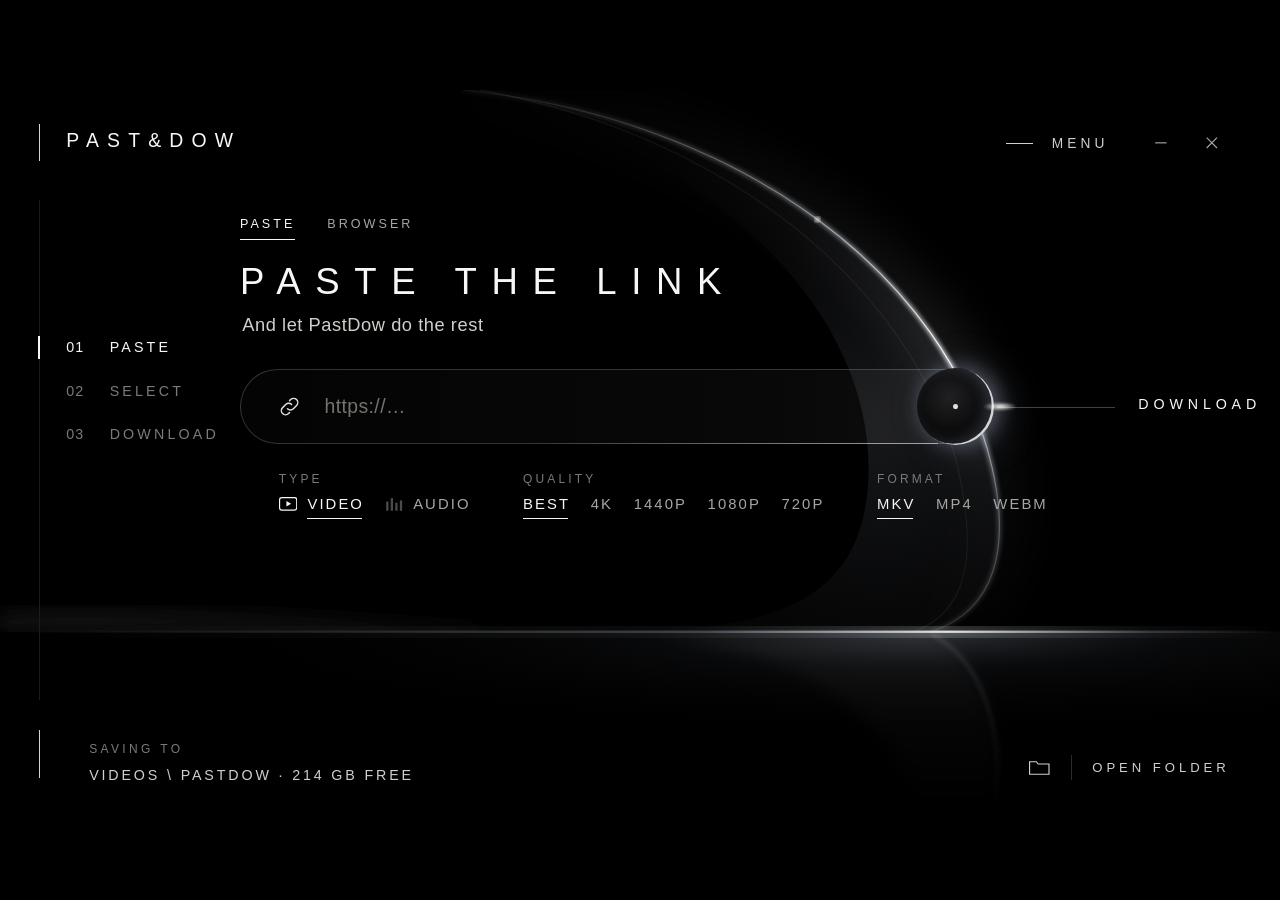
<file: ui/index.html>
<!doctype html>
<html lang="en">
<head>
<meta charset="utf-8">
<title>PastDow</title>
<style>
  :root { --fg:#f7f7f5; --sub:#cfcfcb; --mute:#a6a6a2; --dim:#7a7a76; --ease:cubic-bezier(.2,.8,.2,1); }
  * { box-sizing:border-box; margin:0; padding:0; }
  html, body { background:#000; height:100%; overflow:hidden; }
  body { color:var(--fg); font-family:"Segoe UI Variable Display","Segoe UI",sans-serif; font-weight:400;
         text-rendering:optimizeLegibility; user-select:none; cursor:default; }
  .stage { position:fixed; inset:0; display:grid; place-items:center; }
  .win { width:1120px; height:630px; position:relative; overflow:hidden; transform-origin:center; }
  .scene { position:absolute; inset:0; width:100%; height:100%; pointer-events:none; }
  .breathe { animation:breathe 4.2s ease-in-out infinite; }
  @keyframes breathe { 0%,100% { opacity:.7 } 50% { opacity:1 } }
  .intro { opacity:0; transform:translateY(10px); }
  body.live .intro { animation:in .9s var(--ease) forwards; }
  body.settled .intro { animation:none; opacity:1; transform:none; }
  @keyframes in { to { opacity:1; transform:none } }
  button { all:unset; cursor:pointer; }

  /* top bar (drag area) */
  .bar { position:absolute; left:0; right:0; top:0; height:84px; }
  .rail { position:absolute; left:34px; top:30px; width:1px; height:32px; background:#d6d6d6; }
  .brand { position:absolute; left:58px; top:34px; font-size:17px; letter-spacing:.42em; font-weight:300; }
  .menu { position:absolute; right:150px; top:34px; display:flex; align-items:center; gap:16px; font-size:12px; letter-spacing:.3em;
          color:var(--sub); padding:6px 0; transition:color .3s; font-weight:400; }
  .menu i { width:24px; height:1px; background:currentColor; display:block; transition:width .4s var(--ease); }
  .menu:hover { color:var(--fg); } .menu:hover i { width:34px; }
  .wbtn { position:absolute; top:28px; width:40px; height:36px; display:grid; place-items:center; color:var(--mute); transition:color .25s; }
  .wbtn:hover { color:var(--fg); }
  .wbtn svg { width:12px; height:12px; }
  #min { right:84px; } #close { right:40px; }

  /* steps */
  .vline { position:absolute; left:34px; top:96px; bottom:96px; width:1px; background:#1c1c1c; }
  .steps { position:absolute; left:34px; top:206px; }
  .step { display:flex; gap:18px; font-size:12.5px; letter-spacing:.22em; color:var(--dim); padding-left:24px; height:38px; align-items:center;
          position:relative; transition:color .5s; font-weight:400; }
  .step b { font-weight:400; letter-spacing:.08em; width:20px; font-variant-numeric:tabular-nums; }
  .step::before { content:""; position:absolute; left:-1px; top:9px; bottom:9px; width:2px; background:var(--fg); transform:scaleY(0); transition:transform .5s var(--ease); }
  .step.on { color:var(--fg); } .step.on::before { transform:scaleY(1); }
  .step.done { color:var(--mute); }

  /* hero */
  .h1 { position:absolute; left:210px; top:150px; font-size:32px; letter-spacing:.4em; font-weight:200; white-space:nowrap; }
  .h2 { position:absolute; left:212px; top:196px; font-size:16px; letter-spacing:.03em; color:var(--sub); white-space:nowrap; }

  /* field */
  .pill { position:absolute; left:210px; top:244px; width:660px; height:66px; border-radius:33px; border:1px solid rgba(255,255,255,.18);
          background:linear-gradient(90deg, rgba(255,255,255,.015), rgba(255,255,255,.03) 70%, rgba(255,255,255,.06)); transition:border-color .4s, box-shadow .4s; }
  .pill.focus { border-color:rgba(255,255,255,.38); box-shadow:0 0 40px rgba(170,190,230,.07); }
  .pill::after { content:""; position:absolute; left:38%; right:48px; bottom:-1px; height:1px; background:linear-gradient(90deg, transparent, rgba(225,232,244,.6)); }
  .setup { position:absolute; left:244px; top:309px; height:1px; width:0; background:#fff; box-shadow:0 0 8px #fff; transition:width .3s; }
  .link { position:absolute; left:242px; top:266px; width:22px; height:22px; }
  input { position:absolute; left:284px; top:258px; width:500px; height:38px; background:transparent; border:0; outline:0; color:var(--fg);
          font:300 17px "Segoe UI Variable Display","Segoe UI",sans-serif; letter-spacing:.02em; user-select:text; cursor:text; }
  input::placeholder { color:#74746f; }
  .orb { position:absolute; left:802px; top:243px; width:68px; height:68px; border-radius:50%;
         background:radial-gradient(circle at 42% 38%, #202022 0%, #0a0a0b 55%, #000 70%);
         box-shadow: inset -2px -1px 0 rgba(255,255,255,.8), inset -6px -2px 12px rgba(190,205,230,.25), 4px 0 18px rgba(200,215,240,.35), 10px 0 40px rgba(170,190,230,.15);
         transition:transform .35s var(--ease); animation:orb 4.2s ease-in-out infinite; }
  @keyframes orb { 50% { box-shadow: inset -2px -1px 0 #fff, inset -7px -2px 14px rgba(190,205,230,.35), 5px 0 22px rgba(210,225,250,.5), 12px 0 50px rgba(170,190,230,.22); } }
  .orb::after { content:""; position:absolute; left:50%; top:50%; width:4px; height:4px; margin:-2px; border-radius:50%; background:#ddd; transition:transform .4s var(--ease); }
  .orb:hover { transform:scale(1.06); } .orb:hover::after { transform:scale(2.2); }
  .orb.fire { animation:fire .9s var(--ease); }
  @keyframes fire { 25% { transform:scale(.92); box-shadow: inset 0 0 0 1px #fff, 0 0 60px rgba(220,230,255,.9), 0 0 140px rgba(170,190,230,.5);} }
  .ring { position:absolute; left:836px; top:277px; width:0; height:0; border-radius:50%; border:1px solid rgba(255,255,255,.7); pointer-events:none; }
  .ring.go { animation:ring 1s var(--ease) forwards; }
  @keyframes ring { from { width:0; height:0; margin:0; opacity:1 } to { width:220px; height:220px; margin:-110px; opacity:0 } }
  .flare { position:absolute; left:860px; top:273px; width:30px; height:8px; border-radius:50%; background:radial-gradient(ellipse, #fff, rgba(200,215,240,0) 70%); filter:blur(1px); pointer-events:none; }
  .beam { position:absolute; left:872px; top:277px; width:104px; height:1px; overflow:hidden; background:rgba(255,255,255,.25); pointer-events:none; }
  .beam::after { content:""; position:absolute; top:0; left:-40%; width:40%; height:1px; background:linear-gradient(90deg, transparent, #fff, transparent); animation:travel 2.8s ease-in-out infinite; }
  @keyframes travel { 0% { left:-40% } 60%,100% { left:110% } }
  .dl { position:absolute; left:996px; top:268px; font-size:12.5px; letter-spacing:.34em; color:var(--fg); font-weight:400; transition:letter-spacing .4s var(--ease); }
  .dl:hover { letter-spacing:.42em; }

  /* options: type, quality, format */
  .opts { position:absolute; left:244px; top:334px; display:flex; gap:46px; transition:opacity .5s; }
  .opts.idle { opacity:.55; }
  .grp label { display:block; font-size:10.5px; letter-spacing:.26em; color:var(--dim); margin-bottom:9px; font-weight:400; }
  .grp div { display:flex; gap:18px; }
  .grp button { font-size:13px; letter-spacing:.14em; color:var(--mute); position:relative; padding-bottom:6px; transition:color .3s; font-weight:400; }
  .grp button:hover { color:var(--fg); }
  .grp button.on { color:var(--fg); }
  .grp button.on::after { content:""; position:absolute; left:0; right:.14em; bottom:0; height:1px; background:var(--fg); }
  #gMode button.on::after { left:25px; }
  .grp.off { opacity:.25; pointer-events:none; }
  /* type icons: a small player for video, equaliser bars for audio; only the chosen one moves */
  #gMode button { display:inline-flex; align-items:center; gap:9px; }
  .ico { width:16px; height:12px; flex:none; opacity:.45; transition:opacity .3s; }
  .ico.vid rect { fill:none; stroke:currentColor; stroke-width:1; }
  .ico.vid .play { fill:currentColor; transform-origin:8.5px 6px; }
  .ico.aud rect { fill:currentColor; transform-origin:center bottom; transform-box:fill-box; }
  button.on .ico { opacity:1; }
  button.on .ico.vid .play { animation:playpulse .8s ease-in-out 2; }
  @keyframes playpulse { 50% { transform:scale(.72); opacity:.6 } }
  button.on .ico.aud rect { animation:eq .7s ease-in-out 2; }
  button.on .ico.aud .b2 { animation-delay:-.35s; } button.on .ico.aud .b3 { animation-delay:-.7s; } button.on .ico.aud .b4 { animation-delay:-.15s; }
  @keyframes eq { 0%,100% { transform:scaleY(1) } 50% { transform:scaleY(.3) } }

  /* downloads */
  .list { position:absolute; left:210px; right:250px; top:414px; max-height:150px; overflow-y:auto; overflow-x:hidden; }
  .list::-webkit-scrollbar { width:2px; } .list::-webkit-scrollbar-thumb { background:#333; }
  .row { display:grid; grid-template-columns:78px 1fr auto; align-items:center; column-gap:18px; height:50px; position:relative; animation:rowin .6s var(--ease); }
  @keyframes rowin { from { opacity:0; transform:translateY(8px) } }
  .row + .row { border-top:1px solid #161616; }
  /* a thin streak of light crosses the row when it arrives and when it leaves */
  .row::before { content:""; position:absolute; top:0; bottom:0; left:0; width:38%; pointer-events:none; opacity:0;
                 background:linear-gradient(90deg, transparent, rgba(255,255,255,.10) 55%, rgba(255,255,255,.22) 80%, transparent); }
  .row.in::before { animation:sweep .55s var(--ease) .05s; }
  .row.out { pointer-events:none; overflow:hidden; animation:rowout .42s cubic-bezier(.5,0,.2,1) forwards; }
  .row.out::before { animation:sweep .32s ease-out; }
  .row.out > :not(.pbar) { transition:opacity .22s, transform .3s var(--ease); opacity:0; transform:translateX(-26px); }
  @keyframes sweep { 0% { opacity:1; transform:translateX(-100%) } 100% { opacity:0; transform:translateX(270%) } }
  @keyframes rowout { 0%, 55% { height:50px } 100% { height:0; border-color:transparent } }
  .row.flash .pbar { animation:flash .9s ease-out; }
  @keyframes flash { 0% { background:#fff; box-shadow:0 0 16px #fff } 100% { background:#3a3a3a; box-shadow:none } }
  .pct { font-weight:200; font-size:28px; font-variant-numeric:tabular-nums; }
  .pct small { font-size:13px; color:var(--sub); }
  .pct .tag { font-size:11px; letter-spacing:.2em; font-weight:400; color:var(--mute); }
  .ttl { font-size:14.5px; white-space:nowrap; overflow:hidden; text-overflow:ellipsis; font-weight:400; }
  .sub { font-size:11.5px; letter-spacing:.12em; color:var(--mute); margin-top:3px; white-space:nowrap; overflow:hidden; text-overflow:ellipsis; font-variant-numeric:tabular-nums; }
  .sub.err { color:#e07a72; letter-spacing:.02em; }
  .acts { display:flex; gap:16px; opacity:0; transition:opacity .25s; }
  .row:hover .acts { opacity:1; }
  .acts button { font-size:11px; letter-spacing:.2em; color:var(--sub); font-weight:400; display:flex; align-items:center; gap:7px; }
  .acts button svg { width:13px; height:11px; flex:none; }
  .acts button:hover { color:var(--fg); }
  .pbar { position:absolute; left:0; bottom:0; height:1px; background:#fff; box-shadow:0 0 10px rgba(255,255,255,.7); transition:width .3s linear; }
  .row.fin .pbar { background:#3a3a3a; box-shadow:none; }
  .spin { width:22px; height:22px; border:1px solid #333; border-top-color:#fff; border-radius:50%; animation:sp .9s linear infinite; }
  @keyframes sp { to { transform:rotate(360deg) } }
  .toast { position:absolute; left:520px; width:262px; text-align:right; top:269px; font-size:11.5px; letter-spacing:.2em; color:var(--fg); font-weight:400; pointer-events:none;
           opacity:0; transform:translateY(-4px); transition:opacity .35s, transform .45s var(--ease); }
  .toast.show { opacity:1; transform:none; }
  .clear { position:absolute; right:250px; top:392px; font-size:10.5px; letter-spacing:.26em; color:var(--dim); font-weight:400; opacity:0; transition:opacity .3s, color .3s; }
  .clear.show { opacity:1; } .clear:hover { color:var(--fg); }

  /* footer */
  .frail { position:absolute; left:34px; bottom:28px; width:1px; height:42px; background:#d6d6d6; }
  .sup { position:absolute; left:78px; bottom:47px; font-size:10.5px; letter-spacing:.28em; color:var(--dim); font-weight:400; }
  .sup2 { position:absolute; left:78px; bottom:24px; font-size:12.5px; letter-spacing:.2em; color:var(--sub); }
  .savebox { cursor:pointer; }
  .savebox .sup2 { transition:color .3s; } .savebox:hover .sup2 { color:var(--fg); }
  .chg { margin-left:14px; color:var(--fg); opacity:0; transition:opacity .3s, margin-left .4s var(--ease); }
  .savebox:hover .chg { opacity:1; margin-left:18px; }
  .open-folder { position:absolute; right:44px; bottom:26px; display:flex; align-items:center; gap:18px; font-size:11.5px; letter-spacing:.3em; color:var(--sub); font-weight:400; transition:color .3s; }
  .open-folder i { width:1px; height:22px; background:#2c2c2c; }
  .open-folder:hover { color:var(--fg); }

  /* side menu */
  .side { position:absolute; top:0; right:0; bottom:0; width:390px; background:#050506; border-left:1px solid #1c1c1c; z-index:5;
          /* closed: the panel fades out as one piece with a short drift; no blur (costly, and it re-rasterises the
             text, which reads as the letters jumping) and no per-row motion. The layer is kept ready (will-change)
             so the first opening does not stutter */
          opacity:0; transform:translate3d(16px,0,0); visibility:hidden; pointer-events:none; will-change:opacity, transform;
          transition:opacity .32s cubic-bezier(.4,0,.2,1), transform .36s cubic-bezier(.4,0,.2,1), box-shadow .3s, visibility 0s linear .36s;
          padding:92px 48px 26px; display:flex; flex-direction:column; align-items:flex-start; text-align:left; overflow-y:auto; overflow-x:hidden; }
  .side::-webkit-scrollbar { width:2px; } .side::-webkit-scrollbar-thumb { background:#2a2a2a; }
  .side.open { opacity:1; transform:translate3d(0,0,0); visibility:visible; pointer-events:auto; box-shadow:-40px 0 80px rgba(0,0,0,.6);
               transition:opacity .34s cubic-bezier(.2,0,0,1), transform .5s cubic-bezier(.2,0,0,1), box-shadow .5s, visibility 0s; }
  .side h6 { font-weight:400; font-size:11px; letter-spacing:.3em; color:var(--dim); margin-bottom:20px; }
  .side .it { display:block; width:100%; text-align:left; margin-bottom:15px; letter-spacing:normal;
              opacity:0; transition:opacity .4s ease-out; }
  .side.open .it { opacity:1; }
  /* leaving: rows stay put and simply go with the panel (no stagger, no own motion) */
  .side:not(.open) .it { transition:none !important; opacity:1; }
  .side .it b { display:block; font-weight:400; font-size:15px; letter-spacing:.22em; color:var(--fg); transition:letter-spacing .4s var(--ease); }
  .side .it:hover b { letter-spacing:.28em; }
  .side .it em { display:block; font-style:normal; font-size:12.5px; letter-spacing:.01em; color:var(--sub); margin-top:5px;
                 white-space:nowrap; overflow:hidden; text-overflow:ellipsis; max-width:294px; }
  .side .defs b { margin-bottom:0; }
  .dhead { display:flex; justify-content:space-between; align-items:center; width:294px; margin-bottom:10px; }
  #dReset { font-size:10.5px; letter-spacing:.24em; color:var(--mute); font-weight:400; padding:4px 0 4px 10px; transition:color .3s; }
  #dReset:hover { color:var(--fg); }
  .def .val::after { content:""; display:inline-block; width:5px; height:5px; margin-left:10px; border-right:1px solid currentColor; border-bottom:1px solid currentColor;
                     transform:translateY(-3px) rotate(45deg); opacity:.7; transition:transform .3s var(--ease); }
  .def.expanded .val::after { transform:translateY(0) rotate(-135deg); }
  /* the little list a default opens */
  .dd { position:absolute; left:48px; width:294px; background:#0b0b0c; border:1px solid #232323; padding:6px 0; z-index:6;
        opacity:0; transform:translateY(-6px); pointer-events:none; transition:opacity .25s, transform .35s var(--ease);
        box-shadow:0 18px 40px rgba(0,0,0,.7); }
  .dd.show { opacity:1; transform:none; pointer-events:auto; }
  .dd button { display:flex; width:100%; box-sizing:border-box; justify-content:space-between; padding:7px 16px; font-size:12px; letter-spacing:.18em;
               color:var(--sub); font-weight:400; transition:background .2s, color .2s; }
  .dd button:hover { background:#151516; color:var(--fg); }
  .dd button.on { color:var(--fg); }
  .dd button.on::after { content:""; width:6px; height:6px; border-radius:50%; background:#fff; box-shadow:0 0 8px #fff; align-self:center; }
  .side .defs { width:294px; } .def { display:flex; width:100%; box-sizing:border-box; justify-content:space-between; align-items:baseline; padding:3px 0; font-size:12px; letter-spacing:.16em; color:var(--sub); font-weight:400; }
  .def .val { color:var(--fg); letter-spacing:.14em; transition:letter-spacing .3s var(--ease); }
  .def:hover span { color:var(--fg); } .def:hover .val { letter-spacing:.2em; }
  .side .x { position:absolute; right:46px; top:40px; font-size:12px; letter-spacing:.3em; color:var(--sub); font-weight:400; }
  .side .x:hover { color:var(--fg); }
  .side .ver { margin-top:auto; font-size:10.5px; letter-spacing:.26em; color:var(--dim); }
  .view-tabs { position:absolute; left:210px; top:111px; display:flex; gap:28px; font-size:11px; letter-spacing:.24em; color:var(--mute); }
  .view-tabs button { padding-bottom:7px; border-bottom:1px solid transparent; }
  .view-tabs button.active { color:var(--fg); border-color:var(--fg); }
  .browser-box { display:none; position:absolute; left:210px; right:250px; top:166px; height:156px; }
  .browser-head { display:flex; justify-content:space-between; font-size:10.5px; letter-spacing:.2em; color:var(--mute); height:25px; }
  .browser-items { overflow-x:hidden; overflow-y:auto; max-height:131px; padding-right:6px; }
  .browser-items::-webkit-scrollbar { width:2px; } .browser-items::-webkit-scrollbar-thumb { background:#333; }
  .browser-item { display:flex; align-items:center; gap:12px; position:relative; box-sizing:border-box; width:100%; text-align:left; border-top:1px solid #222; padding:10px 110px 10px 0; }
  .browser-copy { min-width:0; flex:1; }
  .browser-thumb { position:relative; flex:0 0 72px; width:72px; height:40px; border-radius:4px; overflow:hidden; background:#161616; display:grid; place-items:center; color:#666; }
  .browser-thumb img { position:absolute; inset:0; width:100%; height:100%; object-fit:cover; }
  .browser-pencil { position:absolute; right:118px; top:50%; transform:translateY(-50%); font-size:14px; color:var(--mute); padding:4px 6px; opacity:0; transition:opacity .18s, color .18s; }
  .browser-item:hover .browser-pencil { opacity:1; } .browser-pencil:hover { color:var(--fg); }
  .browser-rename { position:static; left:auto; top:auto; width:100%; height:auto; background:#111; border:1px solid #333; color:var(--fg); font:14px "Segoe UI Variable Display","Segoe UI",sans-serif; padding:3px 6px; }
  .browser-duration { position:absolute; left:2px; bottom:2px; background:rgba(0,0,0,.78); color:#fff; font-size:9px; line-height:12px; padding:0 3px; border-radius:2px; }
  .browser-copy .sub { overflow:hidden; text-overflow:ellipsis; white-space:nowrap; }
  .browser-item .ttl { white-space:nowrap; overflow:hidden; text-overflow:ellipsis; }
  .browser-item::after { content:'DOWNLOAD \2192'; position:absolute; right:0; top:50%; transform:translate(-6px,-50%); opacity:0;
    font-size:10.5px; letter-spacing:.2em; color:var(--fg); transition:opacity .18s, transform .18s; }
  .browser-item:hover .ttl { color:#fff; } .browser-item:hover::after { opacity:1; transform:translate(0,-50%); }
  .browser-empty { color:var(--sub); font-size:14px; line-height:1.7; max-width:570px; padding-top:13px; }
  .browser-view .browser-box { display:block; }
  .browser-view .h1, .browser-view .h2, .browser-view .pill, .browser-view .link, .browser-view #url,
  .browser-view .orb, .browser-view .ring, .browser-view .flare, .browser-view .beam, .browser-view .dl { display:none; }
  .browser-view .opts.idle { opacity:1; }
  .pair-key { position:static; left:auto; top:auto; height:auto; min-width:0; background:#111; border:1px solid #333; color:var(--sub); width:100%; padding:7px; margin:7px 0; font:11px monospace; user-select:text; }
  #copyKey { font-size:11px; letter-spacing:.2em; color:var(--fg); padding:5px 0; }
  .ext-buttons { display:flex; flex-wrap:wrap; gap:8px 20px; margin:10px 0 2px; }
  .ext-buttons button { font-size:11px; letter-spacing:.2em; color:var(--fg); padding:4px 0; border-bottom:1px solid #3a3a3a; transition:border-color .2s; }
  .ext-buttons button:hover { border-color:var(--fg); }
  .ext-key { display:flex; align-items:center; gap:12px; margin-top:8px; } .ext-key .pair-key { margin:0; flex:1; }
  #browserStatus { white-space:normal; }
</style>
</head>
<body>
<div class="stage"><div class="win" id="win">
  <svg class="scene" viewBox="0 0 1120 630" preserveAspectRatio="none" aria-hidden="true">
    <defs>
      <radialGradient id="glass" cx="0.78" cy="0.62" r="0.7"><stop offset="0" stop-color="#2a2c31" stop-opacity=".55"/><stop offset=".45" stop-color="#121315" stop-opacity=".45"/><stop offset="1" stop-color="#000" stop-opacity="0"/></radialGradient>
      <linearGradient id="edge" x1="0" y1="0" x2="0" y2="1"><stop offset="0" stop-color="#fff" stop-opacity=".05"/><stop offset=".25" stop-color="#e8eef8" stop-opacity=".5"/><stop offset=".5" stop-color="#fff" stop-opacity=".95"/><stop offset=".75" stop-color="#c8d2e2" stop-opacity=".35"/><stop offset="1" stop-color="#fff" stop-opacity=".1"/></linearGradient>
      <radialGradient id="pool" cx="0.72" cy="0" r="0.6"><stop offset="0" stop-color="#9aa6b8" stop-opacity=".3"/><stop offset=".35" stop-color="#3a3f48" stop-opacity=".15"/><stop offset="1" stop-color="#000" stop-opacity="0"/></radialGradient>
      <linearGradient id="horizon" x1="0" y1="0" x2="1" y2="0"><stop offset="0" stop-color="#fff" stop-opacity="0"/><stop offset=".55" stop-color="#cfd8e6" stop-opacity=".25"/><stop offset=".74" stop-color="#fff" stop-opacity=".85"/><stop offset=".9" stop-color="#cfd8e6" stop-opacity=".2"/><stop offset="1" stop-color="#fff" stop-opacity="0"/></linearGradient>
      <linearGradient id="reflect" x1="0" y1="0" x2="0" y2="1"><stop offset="0" stop-color="#fff" stop-opacity=".18"/><stop offset="1" stop-color="#fff" stop-opacity="0"/></linearGradient>
      <filter id="b2"><feGaussianBlur stdDeviation="2"/></filter><filter id="b8"><feGaussianBlur stdDeviation="8"/></filter><filter id="b24"><feGaussianBlur stdDeviation="24"/></filter>
    </defs>
    <path d="M0 455 C 120 448, 260 462, 420 470 L 420 476 L 0 476 Z" fill="#1a1b1e" opacity=".55" filter="url(#b8)"/>
    <path d="M405 0 C 650 25, 830 165, 868 330 C 884 400, 872 455, 815 474 L 560 474 C 690 470, 760 440, 760 330 C 760 200, 640 60, 405 0 Z" fill="url(#glass)"/>
    <g class="breathe">
      <path d="M405 0 C 650 25, 830 165, 868 330 C 884 400, 872 455, 815 474" fill="none" stroke="url(#edge)" stroke-width="10" filter="url(#b24)" opacity=".5"/>
      <path d="M405 0 C 650 25, 830 165, 868 330 C 884 400, 872 455, 815 474" fill="none" stroke="url(#edge)" stroke-width="3" filter="url(#b2)"/>
      <path d="M405 0 C 650 25, 830 165, 868 330 C 884 400, 872 455, 815 474" fill="none" stroke="url(#edge)" stroke-width="1"/>
    </g>
    <circle r="2.2" fill="#fff" filter="url(#b2)">
      <animateMotion dur="5.5s" repeatCount="indefinite" keyPoints="0;1;1" keyTimes="0;.45;1" calcMode="linear" path="M405 0 C 650 25, 830 165, 868 330 C 884 400, 872 455, 815 474"/>
      <animate attributeName="opacity" values="0;1;1;0;0" keyTimes="0;.05;.4;.45;1" dur="5.5s" repeatCount="indefinite"/>
    </circle>
    <path d="M420 0 C 640 40, 800 175, 838 330 C 856 410, 846 456, 800 474" fill="none" stroke="#fff" stroke-opacity=".06"/>
    <rect x="0" y="474" width="1120" height="156" fill="#000"/>
    <rect x="0" y="474" width="1120" height="156" fill="url(#pool)" class="breathe"/>
    <g class="breathe"><rect x="0" y="473" width="1120" height="2" fill="url(#horizon)"/><rect x="0" y="470" width="1120" height="8" fill="url(#horizon)" filter="url(#b8)" opacity=".6"/></g>
    <path d="M815 476 C 860 500, 880 560, 870 630" fill="none" stroke="url(#reflect)" stroke-width="2" filter="url(#b2)"/>
    <path d="M560 476 C 700 490, 780 540, 800 630 L 870 630 C 880 560, 860 500, 815 476 Z" fill="url(#reflect)" opacity=".25" filter="url(#b8)"/>
  </svg>

  <div class="bar" id="bar"></div>
  <div class="rail intro"></div>
  <div class="brand intro">PAST&amp;DOW</div>
  <button class="menu intro" id="menuBtn"><i></i>MENU</button>
  <button class="wbtn intro" id="min" title="Minimise"><svg viewBox="0 0 12 12"><path d="M1 6h10" stroke="currentColor" stroke-width="1"/></svg></button>
  <button class="wbtn intro" id="close" title="Close"><svg viewBox="0 0 12 12"><path d="M1.5 1.5l9 9M10.5 1.5l-9 9" stroke="currentColor" stroke-width="1"/></svg></button>

  <nav class="view-tabs"><button id="pasteTab" class="active">PASTE</button><button id="browserTab">BROWSER <span id="foundCount"></span></button></nav>
  <section class="browser-box">
    <div class="browser-head"><span>FOUND IN YOUR BROWSER</span><button id="foundClear">CLEAR ALL</button></div>
    <div class="browser-items" id="foundItems"></div>
    <div class="browser-empty" id="foundEmpty">Nothing yet. Play a video in your browser and it shows up here.<br>First time: MENU, BROWSER EXTENSION, then ADD TO your browser.</div>
  </section>
  <div class="vline"></div>
  <div class="steps intro" style="animation-delay:.15s">
    <div class="step on" id="s1"><b>01</b>PASTE</div>
    <div class="step" id="s2"><b>02</b>SELECT</div>
    <div class="step" id="s3"><b>03</b>DOWNLOAD</div>
  </div>

  <div class="h1 intro" style="animation-delay:.2s">PASTE THE LINK</div>
  <div class="h2 intro" style="animation-delay:.3s" id="h2">And let PastDow do the rest</div>

  <div class="pill intro" style="animation-delay:.35s" id="pill"></div>
  <div class="setup" id="setup"></div>
  <svg class="link intro" style="animation-delay:.4s" viewBox="0 0 24 24" fill="none" stroke="#e2e2e0" stroke-width="1.4" stroke-linecap="round"><path d="M10 14a4 4 0 0 0 5.66 0l3-3a4 4 0 0 0-5.66-5.66l-1 1"/><path d="M14 10a4 4 0 0 0-5.66 0l-3 3a4 4 0 0 0 5.66 5.66l1-1"/></svg>
  <input id="url" class="intro" style="animation-delay:.4s" placeholder="https://…" spellcheck="false" autocomplete="off">
  <button class="orb intro" style="animation-delay:.45s" id="orb" title="Download"></button>
  <div class="ring" id="ring"></div>
  <div class="flare breathe"></div>
  <div class="beam"></div>
  <button class="dl intro" style="animation-delay:.5s" id="dl">DOWNLOAD</button>

  <div class="opts idle intro" style="animation-delay:.55s" id="opts">
    <div class="grp" id="gMode"><label>TYPE</label><div><button data-v="video"><svg class="ico vid" viewBox="0 0 16 12"><rect x=".5" y=".5" width="15" height="11" rx="2"/><path class="play" d="M6.5 3.6v4.8L10.6 6z"/></svg>VIDEO</button><button data-v="audio"><svg class="ico aud" viewBox="0 0 16 12"><rect class="b1" x="1" y="4" width="2" height="8"/><rect class="b2" x="5" y="1" width="2" height="11"/><rect class="b3" x="9" y="5" width="2" height="7"/><rect class="b4" x="13" y="3" width="2" height="9"/></svg>AUDIO</button></div></div>
    <div class="grp" id="gQ"><label>QUALITY</label><div><button data-v="0">BEST</button><button data-v="2160">4K</button><button data-v="1440">1440P</button><button data-v="1080">1080P</button><button data-v="720">720P</button></div></div>
    <div class="grp" id="gF"><label>FORMAT</label><div></div></div>
  </div>

  <div class="toast" id="toast"></div>
  <button class="clear" id="clear">CLEAR DONE</button>
  <div class="list" id="list"></div>

  <div class="frail"></div>
  <div class="savebox" id="savebox" title="Change folder">
  <div class="sup intro" style="animation-delay:.6s">SAVING TO<span class="chg">CHANGE</span></div>
  <div class="sup2 intro" style="animation-delay:.65s" id="saving"></div>
  </div>
  <button class="open-folder intro" style="animation-delay:.7s" id="open"><svg width="18" height="14" viewBox="0 0 18 14" fill="none" stroke="currentColor" stroke-width="1"><path d="M.5 2.5v10h17v-9H8L6.5 1.5h-6z"/></svg><i></i>OPEN FOLDER</button>

  <div class="side" id="side">
    <button class="x" id="closeMenu">CLOSE</button>
    <h6>SETTINGS</h6>
    <button class="it" style="transition-delay:.12s" id="mVideo"><b>VIDEO FOLDER</b><em></em></button>
    <button class="it" style="transition-delay:.18s" id="mAudio"><b>AUDIO FOLDER</b><em></em></button>
    <button class="it" style="transition-delay:.24s" id="mSkip"><b>SKIP DOWNLOADED</b><em></em></button>
    <button class="it" style="transition-delay:.26s" id="mFolders"><b>SUBFOLDERS</b><em></em></button>
    <div class="defs it" style="transition-delay:.27s">
      <div class="dhead"><b>DEFAULTS</b><button id="dReset">RESET</button></div>
      <button class="def" data-k="q"><span>VIDEO QUALITY</span><span class="val" id="dQ"></span></button>
      <button class="def" data-k="vfmt"><span>VIDEO FORMAT</span><span class="val" id="dV"></span></button>
      <button class="def" data-k="afmt"><span>AUDIO FORMAT</span><span class="val" id="dA"></span></button>
    </div>
    <button class="it" style="transition-delay:.30s" id="mUpdate"><b>UPDATE YT-DLP</b><em></em></button>
    <button class="it" style="transition-delay:.36s" id="mSource"><b>SOURCE CODE</b><em>github.com/4leX-42/PastDow</em></button>
    <div class="it" style="transition-delay:.38s"><b>BROWSER EXTENSION</b><div class="ext-buttons" id="extButtons"></div><em id="browserStatus"></em>
      <div class="ext-key"><input id="browserKey" class="pair-key" readonly aria-label="Browser pairing key"><button id="copyKey">COPY KEY</button></div></div>
    <div class="ver" id="ver"></div>
    <div class="dd" id="dd"></div>
  </div>
</div></div>

<script>
const $ = id => document.getElementById(id);
const win = $('win');
function fit() {
  const k = Math.min(innerWidth / 1120, innerHeight / 630);
  // zoom instead of transform: text is laid out and rasterised at the final size, so it stays sharp
  win.style.transform = ''; win.style.zoom = Math.abs(k - 1) < 0.01 ? '' : String(k);
}
addEventListener('resize', fit); fit();

// small icons beside the row actions: OPEN = the file itself, FOLDER = where it lives
const ACT_ICO = {
  open: '<svg viewBox="0 0 13 11" fill="none" stroke="currentColor" stroke-width="1"><path d="M5.5 1.5h-5v9h9v-4"/><path d="M8 .5h4.5V5M12.5 .5 6 7"/></svg>',
  reveal: '<svg viewBox="0 0 18 14" fill="none" stroke="currentColor" stroke-width="1.2"><path d="M.5 2.5v10h17v-9H8L6.5 1.5h-6z"/></svg>'
};

// ---- bridge: the app (WebView2) or a demo when opened in a browser ----
const host = window.chrome && window.chrome.webview;
const send = o => host ? host.postMessage(o) : demo(o);
if (host) host.addEventListener('message', e => receive(e.data));

const FORMATS = { video: ['MKV', 'MP4', 'WEBM'], audio: ['BEST', 'MP3', 'M4A', 'FLAC', 'WAV', 'OPUS'] };
const st = { mode: 'video', q: 0, vfmt: 'mkv', afmt: 'best' };
const dest = { video: ['', ''], audio: ['', ''] };
function renderDest() {
  const [dir, free] = dest[st.mode];
  const parts = dir.split(/[\\\/]/).filter(Boolean), short = parts.slice(-2).join(' \\ ').toUpperCase();
  $('saving').textContent = short + (free ? '  ·  ' + free + ' FREE' : '');
  $('saving').title = dir;
}
let stateSeen = false;
const esc = s => String(s).replace(/[&<>"]/g, c => ({ '&': '&amp;', '<': '&lt;', '>': '&gt;', '"': '&quot;' }[c]));

function renderOpts() {
  $('gMode').querySelectorAll('button').forEach(b => b.classList.toggle('on', b.dataset.v === st.mode));
  $('gQ').querySelectorAll('button').forEach(b => b.classList.toggle('on', +b.dataset.v === st.q));
  $('gQ').classList.toggle('off', st.mode === 'audio');
  const cur = st.mode === 'audio' ? st.afmt : st.vfmt;
  if (typeof renderDest === 'function') renderDest();
  $('gF').querySelector('div').innerHTML = FORMATS[st.mode].map(f => `<button data-v="${f.toLowerCase()}" class="${f.toLowerCase() === cur ? 'on' : ''}">${f}</button>`).join('');
}
$('gMode').addEventListener('click', e => { const b = e.target.closest('button'); if (b && b.dataset.v) { e = { target: b }; st.mode = e.target.dataset.v; renderOpts(); } });
$('gQ').addEventListener('click', e => { if (e.target.dataset.v) { st.q = +e.target.dataset.v; renderOpts(); } });
$('gF').addEventListener('click', e => { if (e.target.dataset.v) { st[st.mode === 'audio' ? 'afmt' : 'vfmt'] = e.target.dataset.v; renderOpts(); } });
renderOpts();

const step = n => ['s1', 's2', 's3'].forEach((s, i) => { $(s).classList.toggle('on', i === n); $(s).classList.toggle('done', i < n); });
const isUrl = v => /^https?:\/\/\S+/i.test(v.trim());
const url = $('url'), pill = $('pill');
function linkChanged() { const ok = isUrl(url.value); $('opts').classList.toggle('idle', !ok); step(ok ? 1 : 0); }
url.addEventListener('focus', () => pill.classList.add('focus'));
url.addEventListener('blur', () => pill.classList.remove('focus'));
url.addEventListener('input', linkChanged);
url.addEventListener('keydown', e => { if (e.key === 'Enter') go(); });

const LINK = /https?:\/\/[^\s"'<>]+/gi;
let toastTimer;
function toast(msg) { const el = $('toast'); el.textContent = msg; el.classList.add('show'); clearTimeout(toastTimer); toastTimer = setTimeout(() => el.classList.remove('show'), 2600); }
function addMany(text) {
  const links = [...new Set((text.match(LINK) || []).map(s => s.replace(/[),.;]+$/, '')))];
  if (links.length === 0) { toast('NO LINKS FOUND'); return 0; }
  const orb = $('orb'), ring = $('ring');
  orb.classList.remove('fire'); ring.classList.remove('go'); void orb.offsetWidth; orb.classList.add('fire'); ring.classList.add('go');
  step(2);
  send({ t: 'add', url: links.join('\n'), mode: st.mode, q: st.q, fmt: st.mode === 'audio' ? st.afmt : st.vfmt });
  toast(links.length === 1 ? '1 LINK ADDED' : links.length + ' LINKS ADDED');
  url.value = ''; linkChanged(); setTimeout(() => step(0), 1600);
  return links.length;
}
// pasting a list: the field is one line, so catch it before the newlines are lost
url.addEventListener('paste', e => {
  const text = (e.clipboardData || window.clipboardData).getData('text');
  const n = (text.match(LINK) || []).length;
  if (n > 1) { e.preventDefault(); addMany(text); }
});

function go() {
  const v = url.value.trim();
  if (!isUrl(v)) { pill.animate([{ transform: 'translateX(0)' }, { transform: 'translateX(-6px)' }, { transform: 'translateX(6px)' }, { transform: 'none' }], { duration: 260 }); url.focus(); return; }
  const orb = $('orb'), ring = $('ring');
  orb.classList.remove('fire'); ring.classList.remove('go'); void orb.offsetWidth; orb.classList.add('fire'); ring.classList.add('go');
  step(2);
  send({ t: 'add', url: v, mode: st.mode, q: st.q, fmt: st.mode === 'audio' ? st.afmt : st.vfmt });
  url.value = ''; linkChanged(); step(2);
  setTimeout(() => step(isUrl(url.value) ? 1 : 0), 1600);
}
$('orb').addEventListener('click', go);
$('dl').addEventListener('click', go);

// drag the window from the top bar
$('bar').addEventListener('mousedown', e => { if (e.button === 0) send({ t: 'drag' }); });
$('min').addEventListener('click', () => send({ t: 'min' }));
$('close').addEventListener('click', () => send({ t: 'close' }));
$('open').addEventListener('click', () => send({ t: 'openFolder' }));
$('savebox').addEventListener('click', () => send({ t: 'pickFolder', audio: st.mode === 'audio' }));
$('clear').addEventListener('click', () => send({ t: 'clearDone' }));
function selectView(browser) {
  win.classList.toggle('browser-view', browser);
  $('browserTab').classList.toggle('active', browser); $('pasteTab').classList.toggle('active', !browser);
}
$('pasteTab').onclick = () => selectView(false);
$('browserTab').onclick = () => selectView(true);
$('foundClear').onclick = () => send({ t: 'foundClear' });
$('copyKey').onclick = () => { send({ t: 'browserKey' }); $('copyKey').textContent = 'COPIED'; setTimeout(() => $('copyKey').textContent = 'COPY KEY', 2000); };
let extHelp = '';
function renderBrowsers(list) {
  const box = $('extButtons'); if (box.dataset.done === String(list.length)) return;
  box.dataset.done = String(list.length); box.replaceChildren();
  list.forEach(b => { const btn = document.createElement('button'); btn.textContent = 'ADD TO ' + b.name.toUpperCase();
    btn.onclick = () => { box.querySelectorAll('button').forEach(x => x.disabled = true); $('browserStatus').textContent = 'Opening ' + b.name + '…';
      send({ t: 'installExt', browser: b.id }); }; box.append(btn); });
}
const foundNames = {};   // id -> name typed with the pencil
function renderFound(items) {
  $('foundCount').textContent = items.length || '';
  $('foundEmpty').hidden = items.length > 0;
  $('foundClear').style.visibility = items.length ? 'visible' : 'hidden';
  $('foundItems').replaceChildren();
  items.forEach(item => {
    const row = document.createElement('button'); row.className = 'browser-item';
    const title = document.createElement('div'), sub = document.createElement('div'); title.className = 'ttl'; sub.className = 'sub';
    title.textContent = foundNames[item.id] || item.title || 'Browser video';
    sub.textContent = [item.kind === 'PAGE' ? 'VIDEO PAGE' : item.kind, item.kind === 'HLS' || item.kind === 'DASH' ? 'STREAM' : item.kind === 'PAGE' ? '' : item.size ? (item.size / 1048576).toFixed(1) + ' MB' : 'SIZE UNKNOWN', item.host, item.subtitles ? item.subtitles + (item.subtitles === 1 ? ' SUBTITLE' : ' SUBTITLES') : ''].filter(Boolean).join(' · ');
    const preview = document.createElement('div'); preview.className = 'browser-thumb'; preview.textContent = '\u25b6';
    if (item.thumb) { const image = document.createElement('img'); image.src = item.thumb; image.alt = ''; image.onerror = () => image.remove(); preview.append(image); }
    if (item.duration > 0) {
      const badge = document.createElement('span'); badge.className = 'browser-duration';
      const seconds = Math.floor(item.duration), minutes = Math.floor(seconds / 60);
      badge.textContent = (seconds >= 3600 ? Math.floor(seconds / 3600) + ':' + String(minutes % 60).padStart(2, '0') : minutes) + ':' + String(seconds % 60).padStart(2, '0'); preview.append(badge);
    }
    const copy = document.createElement('div'); copy.className = 'browser-copy'; copy.append(title, sub);
    // pencil: rename before downloading (a span, the whole row is already a button)
    const pencil = document.createElement('span'); pencil.className = 'browser-pencil'; pencil.textContent = '\u270e'; pencil.title = 'Rename before downloading';
    pencil.onclick = e => {
      e.stopPropagation();
      const input = document.createElement('input'); input.className = 'browser-rename'; input.value = title.textContent; input.maxLength = 200;
      const done = keep => { if (keep && input.value.trim()) foundNames[item.id] = input.value.trim(); title.textContent = foundNames[item.id] || title.textContent; input.replaceWith(title); };
      input.onclick = ev => ev.stopPropagation();
      input.onkeydown = ev => { ev.stopPropagation(); if (ev.key === 'Enter') { ev.preventDefault(); done(true); } if (ev.key === 'Escape') done(false); };
      input.onkeyup = ev => ev.preventDefault();
      input.onblur = () => done(true);
      title.replaceWith(input); input.focus(); input.select();
    };
    row.append(preview, copy, pencil); row.onclick = () => {
      send({ t: 'foundQueue', id: item.id, mode: st.mode, q: st.q, fmt: st.mode === 'audio' ? st.afmt : st.vfmt, name: foundNames[item.id] || '' }); toast('BROWSER VIDEO ADDED');
    };
    $('foundItems').append(row);
  });
}
renderFound([]);

$('menuBtn').addEventListener('click', () => $('side').classList.toggle('open'));
$('closeMenu').addEventListener('click', () => $('side').classList.remove('open'));
// a click anywhere else in the window, or Esc, closes the menu too (pickers and dropdowns inside it keep it open)
document.addEventListener('pointerdown', e => { const side = $('side'); if (side.classList.contains('open') && !side.contains(e.target) && !$('menuBtn').contains(e.target)) side.classList.remove('open'); });
document.addEventListener('keydown', e => { if (e.key === 'Escape') $('side').classList.remove('open'); });
$('mVideo').addEventListener('click', () => send({ t: 'pickFolder', audio: false }));
$('mAudio').addEventListener('click', () => send({ t: 'pickFolder', audio: true }));
$('mSkip').addEventListener('click', () => send({ t: 'skip' }));
$('mFolders').addEventListener('click', () => send({ t: 'folders' }));
const DEFS = {
  q: [['0', 'BEST'], ['2160', '4K'], ['1440', '1440P'], ['1080', '1080P'], ['720', '720P']],
  vfmt: [['mkv', 'MKV'], ['mp4', 'MP4'], ['webm', 'WEBM']],
  afmt: [['best', 'BEST'], ['mp3', 'MP3'], ['m4a', 'M4A'], ['flac', 'FLAC'], ['wav', 'WAV'], ['opus', 'OPUS']]
};
const defNow = { q: '0', vfmt: 'mkv', afmt: 'best' };
let ddKey = null;
function closeDD() { $('dd').classList.remove('show'); document.querySelectorAll('.def').forEach(d => d.classList.remove('expanded')); ddKey = null; }
document.querySelectorAll('.def').forEach(b => b.addEventListener('click', e => {
  e.stopPropagation();
  const k = b.dataset.k;
  if (ddKey === k) { closeDD(); return; }
  closeDD(); ddKey = k; b.classList.add('expanded');
  const dd = $('dd'), side = $('side');
  dd.innerHTML = DEFS[k].map(([v, l]) => `<button data-v="${v}" class="${v === defNow[k] ? 'on' : ''}">${l}</button>`).join('');
  // in artboard pixels: the window may be scaled
  const k2 = side.getBoundingClientRect().height / side.offsetHeight;
  const rowTop = (b.getBoundingClientRect().top - side.getBoundingClientRect().top) / k2, rowBottom = (b.getBoundingClientRect().bottom - side.getBoundingClientRect().top) / k2;
  const h = dd.offsetHeight;
  dd.style.top = (rowBottom + 6 + h > side.offsetHeight - 12 ? rowTop - 6 - h : rowBottom + 6) + 'px';
  requestAnimationFrame(() => dd.classList.add('show'));
}));
$('dd').addEventListener('click', e => {
  e.stopPropagation();
  const v = e.target.closest('button')?.dataset.v;
  if (v != null && ddKey) { send({ t: 'def', key: ddKey, value: v }); closeDD(); }
});
$('dReset').addEventListener('click', e => { e.stopPropagation(); closeDD(); send({ t: 'defReset' }); });
document.addEventListener('click', closeDD);
addEventListener('keydown', e => { if (e.key === 'Escape') closeDD(); });
$('mUpdate').addEventListener('click', () => send({ t: 'update' }));
$('mSource').addEventListener('click', () => send({ t: 'source' }));
addEventListener('keydown', e => {
  if (e.key === 'Escape') $('side').classList.remove('open');
  if (e.ctrlKey && e.key.toLowerCase() === 'l') { e.preventDefault(); url.focus(); url.select(); }
});
addEventListener('dragover', e => e.preventDefault());
addEventListener('drop', e => {
  e.preventDefault();
  const f = [...(e.dataTransfer.files || [])].find(x => /\.(txt|csv|md|url|list)$/i.test(x.name) || x.type.startsWith('text'));
  if (f) { f.text().then(addMany); return; }
  const t = e.dataTransfer.getData('text/uri-list') || e.dataTransfer.getData('text/plain');
  if (t) addMany(t);
});

// ---- messages from the app ----
function receive(m) {
  if (m.t === 'reveal') { document.body.classList.add('live'); setTimeout(() => document.body.classList.add('settled'), 2600); }
  if (m.t === 'clip' && !url.value) { url.value = m.url; linkChanged(); url.focus(); url.select(); }
  if (m.t === 'state') {
    // the screen starts from the saved defaults once; later state updates only refresh the menu
    // start from the defaults, and follow them whenever one is changed in the menu
    if (!stateSeen) { stateSeen = true; st.mode = 'video'; st.q = m.q; st.vfmt = m.vfmt; st.afmt = m.afmt; renderOpts(); }
    else {
      let ch = false;
      if (String(m.q) !== defNow.q) { st.q = m.q; ch = true; }
      if (m.vfmt !== defNow.vfmt) { st.vfmt = m.vfmt; ch = true; }
      if (m.afmt !== defNow.afmt) { st.afmt = m.afmt; ch = true; }
      if (ch) renderOpts();
    }
    defNow.q = String(m.q); defNow.vfmt = m.vfmt; defNow.afmt = m.afmt;
    $('dQ').textContent = m.q ? (m.q === 2160 ? '4K' : m.q + 'P') : 'BEST';
    $('dV').textContent = m.vfmt.toUpperCase();
    $('dA').textContent = m.afmt.toUpperCase();
    dest.video = [m.videoDir, m.videoFree || '']; dest.audio = [m.audioDir, m.audioFree || '']; renderDest();
    // a folder on a missing drive (unplugged disk) is flagged: every download into it would fail
    $('mVideo').querySelector('em').textContent = m.videoDir + (m.videoMissing ? '  ·  NOT AVAILABLE, CHOOSE ANOTHER' : '');
    $('mAudio').querySelector('em').textContent = m.audioDir + (m.audioMissing ? '  ·  NOT AVAILABLE, CHOOSE ANOTHER' : '');
    $('mSkip').querySelector('em').textContent = m.skip ? 'On' : 'Off';
    $('mFolders').querySelector('em').textContent = m.channelFolders ? 'One folder per channel' : 'Off · straight into the folder';
    $('mUpdate').querySelector('em').textContent = m.update;
    $('browserKey').value = m.browserKey || '';
    renderBrowsers(m.browsers || []);
    $('browserStatus').textContent = m.browserStatus || extHelp || ((m.browsers || []).length
      ? 'Catch the videos you play in your browser, with subtitles'
      : 'Needs Chrome, Brave or Edge');
    $('ver').textContent = 'PAST&DOW ' + m.version + ' · POWERED BY YT-DLP';
    $('h2').textContent = m.engine || 'And let PastDow do the rest';
    $('setup').style.width = m.enginePct >= 0 ? (m.enginePct * 588) + 'px' : '0';
  }
  if (m.t === 'jobs') renderJobs(m.jobs);
  if (m.t === 'found') renderFound(m.items);
  if (m.t === 'done') toast('\u2713  ' + m.text);
  if (m.t === 'extStep') $('browserStatus').textContent = m.text + '…  hands off the browser for a moment';
  if (m.t === 'extOpened') {
    $('extButtons').querySelectorAll('button').forEach(b => b.disabled = false);
    extHelp = !m.ok ? 'Could not open that browser'
      : m.auto ? 'Installed and paired · play a video in that browser'
      : 'Almost there: in the extensions page turn on Developer mode, press Load unpacked, paste with Ctrl+V and Select folder';
    $('browserStatus').textContent = extHelp;
    toast(!m.ok ? 'BROWSER NOT FOUND' : m.auto ? 'EXTENSION INSTALLED' : 'FOLDER PATH COPIED');
  }
}

function renderJobs(jobs) {
  const list = $('list'), seen = new Set();
  jobs.forEach(j => {
    seen.add(String(j.id));
    let r = list.querySelector(`.row:not(.out)[data-id="${j.id}"]`);
    if (!r) {
      r = document.createElement('div'); r.className = 'row in'; r.dataset.id = j.id;
      setTimeout(() => r.classList.remove('in'), 700);
      r.innerHTML = '<div class="pct"></div><div style="min-width:0"><div class="ttl"></div><div class="sub"></div></div><div class="acts"></div><div class="pbar"></div>';
      list.appendChild(r); list.scrollTop = list.scrollHeight;
      r.addEventListener('dblclick', () => send({ t: 'open', id: j.id }));
      r.querySelector('.acts').addEventListener('click', e => { const b = e.target.closest('button'); const a = b && b.dataset.a; if (a === 'copy') send({ t: 'copy', text: r.dataset.url }); else if (a) send({ t: a, id: +r.dataset.id }); });
    }
    r.dataset.url = j.url;
    const fin = ['done', 'skipped', 'failed', 'canceled'].includes(j.state);
    if (fin && !r.classList.contains('fin') && j.state === 'done') { r.classList.add('flash'); setTimeout(() => r.classList.remove('flash'), 950); }
    r.classList.toggle('fin', fin);
    const pct = r.querySelector('.pct');
    let left, sub, acts;
    if (j.state === 'queued') { left = '<span class="tag">QUEUED</span>'; sub = j.kind + ' · WAITING'; acts = [['cancel', 'CANCEL']]; }
    else if (j.state === 'running' && !j.started) { left = '<div class="spin"></div>'; sub = j.kind + ' · FETCHING INFO'; acts = [['cancel', 'CANCEL']]; }
    else if (j.state === 'running') { left = `${Math.floor(j.pct)}<small>%</small>`; sub = j.pct >= 99.5 ? j.kind + ' · FINISHING' : [j.kind, j.speed, j.eta && j.eta + ' LEFT'].filter(Boolean).join(' · '); acts = [['cancel', 'CANCEL']]; }
    else if (j.state === 'processing') { left = '<div class="spin"></div>'; sub = j.kind + (j.audio ? ' · CONVERTING' : ' · MERGING'); acts = []; }
    else if (j.state === 'done') { left = '<span class="tag">DONE</span>'; sub = [j.kind, j.size, j.subtitleNote].filter(Boolean).join(' · '); acts = [['open', 'OPEN'], ['reveal', 'FOLDER'], ['remove', '✕']]; }
    else if (j.state === 'skipped') { left = '<span class="tag">SKIPPED</span>'; sub = j.kind + ' · ALREADY DOWNLOADED'; acts = [['retry', 'AGAIN'], ['remove', '✕']]; }
    else if (j.state === 'canceled') { left = '<span class="tag">CANCELED</span>'; sub = j.kind; acts = [['retry', 'RETRY'], ['remove', '✕']]; }
    else { left = '<span class="tag" style="color:#e07a72">FAILED</span>'; sub = j.error || 'Error'; acts = [['retry', 'RETRY'], ['copy', 'COPY LINK'], ['remove', '✕']]; }
    if (pct.dataset.v !== left) { pct.innerHTML = left; pct.dataset.v = left; }
    r.querySelector('.ttl').textContent = j.title || j.url;
    const s = r.querySelector('.sub'); s.textContent = sub; s.classList.toggle('err', j.state === 'failed');
    const ah = acts.map(([a, l]) => `<button data-a="${a}">${ACT_ICO[a] || ''}${l}</button>`).join('');
    const ae = r.querySelector('.acts'); if (ae.dataset.v !== ah) { ae.innerHTML = ah; ae.dataset.v = ah; }
    r.querySelector('.pbar').style.width = (j.state === 'running' && j.started ? j.pct : j.state === 'processing' || j.state === 'done' ? 100 : 0) + '%';
  });
  // rows that are gone leave one after another: streak, slide out, fold
  let k = 0;
  list.querySelectorAll('.row:not(.out)').forEach(r => {
    if (seen.has(r.dataset.id)) return;
    const delay = 45 * k++;
    r.style.animationDelay = delay + 'ms';
    r.querySelectorAll(':scope > :not(.pbar)').forEach(c => c.style.transitionDelay = delay + 'ms');
    r.classList.add('out');
    setTimeout(() => r.remove(), 460 + delay);
  });
  $('clear').classList.toggle('show', jobs.some(j => ['done', 'skipped', 'failed', 'canceled'].includes(j.state)));
}

// ---- demo when opened in a plain browser ----
const dj = []; let did = 0;
function demo(o) {
  if (o.t === 'ready') { receive({ t: 'state', videoFree: '214 GB', audioFree: '214 GB', q: 0, vfmt: 'mkv', afmt: 'mp3', videoDir: 'Videos \\ PastDow', audioDir: 'Music \\ PastDow', skip: true, update: 'Up to date', engine: '', enginePct: -1, version: 'preview' }); receive({ t: 'reveal' }); }
  if (o.t === 'add') {
    const j = { id: ++did, url: o.url, title: '', state: 'running', started: false, pct: 0, speed: '', eta: '', kind: o.mode === 'audio' ? o.fmt.toUpperCase() : (o.q ? o.q + 'P' : 'BEST') + ' · ' + o.fmt.toUpperCase(), size: '' };
    dj.push(j);
    setTimeout(() => { j.started = true; j.title = 'Ultimate All-Black PC Build | No RGB | RTX 5090 + Ultra 9 285K'; }, 1400);
    const t = setInterval(() => {
      if (!j.started) return;
      j.pct = Math.min(100, j.pct + Math.random() * 3 + .6); j.speed = (24 + Math.random() * 9).toFixed(1) + 'MiB/s'; j.eta = '00:' + String(Math.round((100 - j.pct) / 6)).padStart(2, '0');
      if (j.pct >= 100) { clearInterval(t); j.state = 'done'; j.size = '412.6 MB'; }
    }, 120);
  }
  if (o.t === 'remove' || o.t === 'clearDone') { for (let i = dj.length - 1; i >= 0; i--) if (o.t === 'clearDone' ? dj[i].state === 'done' : dj[i].id === o.id) dj.splice(i, 1); }
}
if (!host) setInterval(() => renderJobs(dj), 150);
send({ t: 'ready' });
</script>
</body>
</html>
</file>
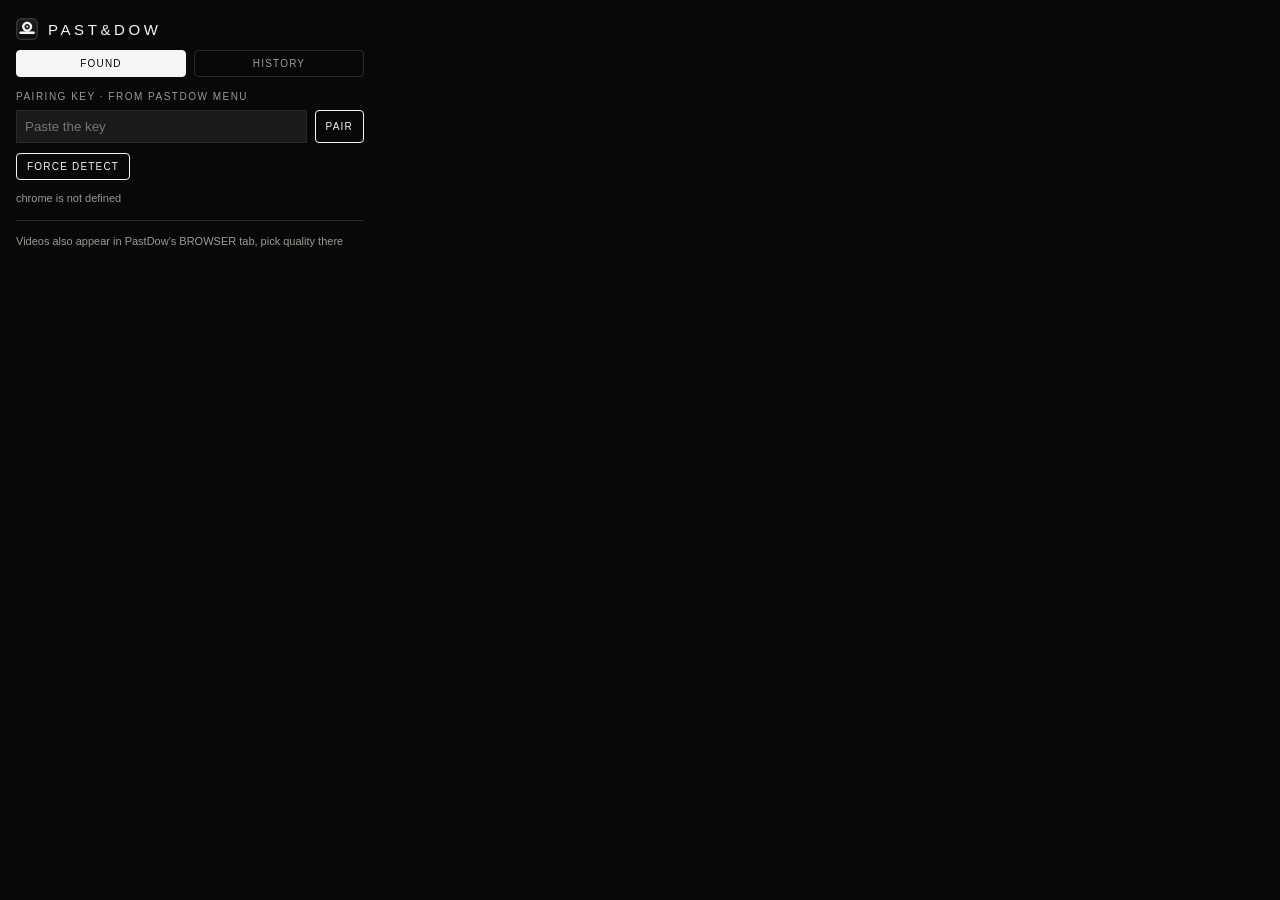
<file: extension/popup.html>
<!doctype html>
<html lang="en"><head><meta charset="utf-8"><title>PastDow</title><link rel="stylesheet" href="popup.css"></head>
<body><header><span class="brand"><img src="icons/32.png" alt="" width="22" height="22">PAST&amp;DOW</span> <button id="repair" class="link" hidden>CHANGE KEY</button></header>
<p id="connection" role="status"></p>
<nav role="tablist" aria-label="Downloads"><button id="foundTab" role="tab" aria-selected="true" aria-controls="items">FOUND</button><button id="historyTab" role="tab" aria-selected="false" aria-controls="history">HISTORY</button></nav>
<form id="pair"><label for="key">PAIRING KEY · FROM PASTDOW MENU</label><div><input id="key" type="password" autocomplete="off" placeholder="Paste the key"><button>PAIR</button></div></form>
<button id="force">FORCE DETECT</button>
<p id="status" role="status"></p><main id="items" role="tabpanel" aria-labelledby="foundTab"></main><main id="history" role="tabpanel" aria-labelledby="historyTab" hidden></main>
<footer id="foot">Videos also appear in PastDow's BROWSER tab, pick quality there</footer>
<script src="popup.js"></script></body></html>
</file>
<file: extension/popup.css>
:root { color-scheme:dark; font-family:"Segoe UI",sans-serif; background:#080808; color:#f5f5f3; }
*, *::before, *::after { box-sizing:border-box; }
body { width:380px; margin:0; padding:18px 16px; overflow-x:hidden; }
header { display:flex; align-items:center; justify-content:space-between; letter-spacing:.24em; font-size:15px; margin-bottom:18px; }
.brand { display:flex; align-items:center; gap:10px; } .brand img { border-radius:5px; display:block; }
label { display:block; font-size:10px; letter-spacing:.15em; color:#9a9a96; margin-bottom:8px; }
form div { display:flex; gap:8px; }
form.paired { display:none; }
input { min-width:0; flex:1; background:#1a1a1a; border:1px solid #2a2a2a; padding:8px; color:#f5f5f3; }
input:focus { outline:1px solid #f5f5f3; }
button { cursor:pointer; background:transparent; color:#f5f5f3; border:1px solid #f5f5f3; border-radius:4px; padding:7px 10px; font:10px "Segoe UI",sans-serif; letter-spacing:.12em; }
button:hover { background:#f5f5f3; color:#080808; }
button:disabled { opacity:.5; cursor:default; }
.link { border:0; padding:0; color:#9a9a96; font-size:9px; }
.link:hover { background:none; color:#f5f5f3; }
a { color:#f5f5f3; }
#status, footer { font-size:11px; color:#9a9a96; line-height:1.5; }
#status { min-height:18px; overflow-wrap:anywhere; margin:10px 0 0; }
#empty { font-size:12px; color:#9a9a96; padding:20px 0; }
article { display:flex; align-items:flex-start; gap:12px; border:1px solid #2a2a2a; border-radius:8px; background:#1a1a1a; padding:10px; margin:8px 0; }
.info { flex:1; min-width:0; }
article b { display:-webkit-box; -webkit-line-clamp:2; -webkit-box-orient:vertical; overflow:hidden; overflow-wrap:anywhere; font-size:12px; line-height:1.4; font-weight:500; margin:5px 0; }
article small { display:block; color:#9a9a96; font-size:10px; overflow-wrap:anywhere; margin-bottom:9px; }
.kind { font-size:9px; letter-spacing:.1em; color:#9a9a96; border:1px solid #2a2a2a; padding:1px 4px; border-radius:3px; }
.preview { position:relative; flex:0 0 112px; width:112px; aspect-ratio:16/9; border-radius:6px; overflow:hidden; background:#101010; display:grid; place-items:center; color:#9a9a96; }
.preview img { position:absolute; inset:0; width:100%; height:100%; object-fit:cover; }
.duration, .subtitles { position:absolute; bottom:4px; left:4px; border-radius:3px; padding:2px 4px; background:#080808; color:#f5f5f3; font-size:9px; line-height:1.2; }
.subtitles { left:auto; right:4px; font-size:8px; }
.actions { display:flex; gap:6px; align-items:center; }
.pencil { padding:4px 8px; border-color:#2a2a2a; color:#cfcfcb; font-size:15px; line-height:1; }
.pencil:hover { border-color:#f5f5f3; background:transparent; color:#f5f5f3; }
input.rename { width:100%; margin:5px 0; font-size:12px; padding:5px 6px; }
.format-actions { display:flex; gap:10px; align-items:center; justify-content:flex-end; margin-top:8px; }
button.mini { padding:3px 9px; font-size:9px; letter-spacing:.14em; }
button.mini.link { border:0; color:#9a9a96; padding:3px 2px; } button.mini.link:hover { background:none; color:#f5f5f3; }
main { max-height:400px; overflow-y:auto; overflow-x:hidden; }
main::-webkit-scrollbar { width:2px; } main::-webkit-scrollbar-thumb { background:#2a2a2a; }
footer { border-top:1px solid #2a2a2a; padding-top:12px; margin-top:12px; }

nav { display:flex; gap:8px; margin-bottom:14px; }
nav button { flex:1; border-color:#2a2a2a; color:#9a9a96; }
nav button[aria-selected="true"] { background:#f5f5f3; color:#080808; border-color:#f5f5f3; }
[hidden] { display:none !important; }
article.missing { opacity:.55; }
.filename { overflow-wrap:anywhere; }
.history-empty { padding:20px 0; color:#9a9a96; font-size:12px; }
.folder-icon { width:14px; height:14px; margin-right:5px; vertical-align:middle; fill:none; stroke:currentColor; stroke-width:1.5; }

#connection { font-size:11px; color:#9a9a96; margin:-8px 0 14px; }
#force { margin-top:10px; }

#items article { flex-wrap:wrap; }
#items .info { flex-basis:190px; }
#items .actions { flex-wrap:wrap; gap:5px; }
.gear { padding:4px 7px; font-size:15px; line-height:1; border-color:#2a2a2a; }
.download { font-size:9px; letter-spacing:.04em; padding:7px 6px; max-width:100%; overflow-wrap:anywhere; }
.format-panel { flex:0 0 100%; min-width:0; border-top:1px solid #2a2a2a; padding-top:10px; }
.chip-row { display:flex; align-items:center; flex-wrap:wrap; gap:5px; margin:0 0 8px; }
.chip-label { flex:0 0 100%; color:#9a9a96; font-size:9px; letter-spacing:.12em; }
.chip { padding:5px 7px; font-size:9px; border-color:#2a2a2a; }
.chip[aria-pressed="true"] { background:#f5f5f3; color:#080808; border-color:#f5f5f3; }
.format-loading { display:flex; gap:6px; align-items:center; }
.format-loading::before { content:""; width:9px; height:9px; border:1px solid #444; border-top-color:#f5f5f3; border-radius:50%; animation:format-spin .8s linear infinite; }
@keyframes format-spin { to { transform:rotate(360deg); } }
@media (prefers-reduced-motion:reduce) { .format-loading::before { animation:none; } }
</file>
